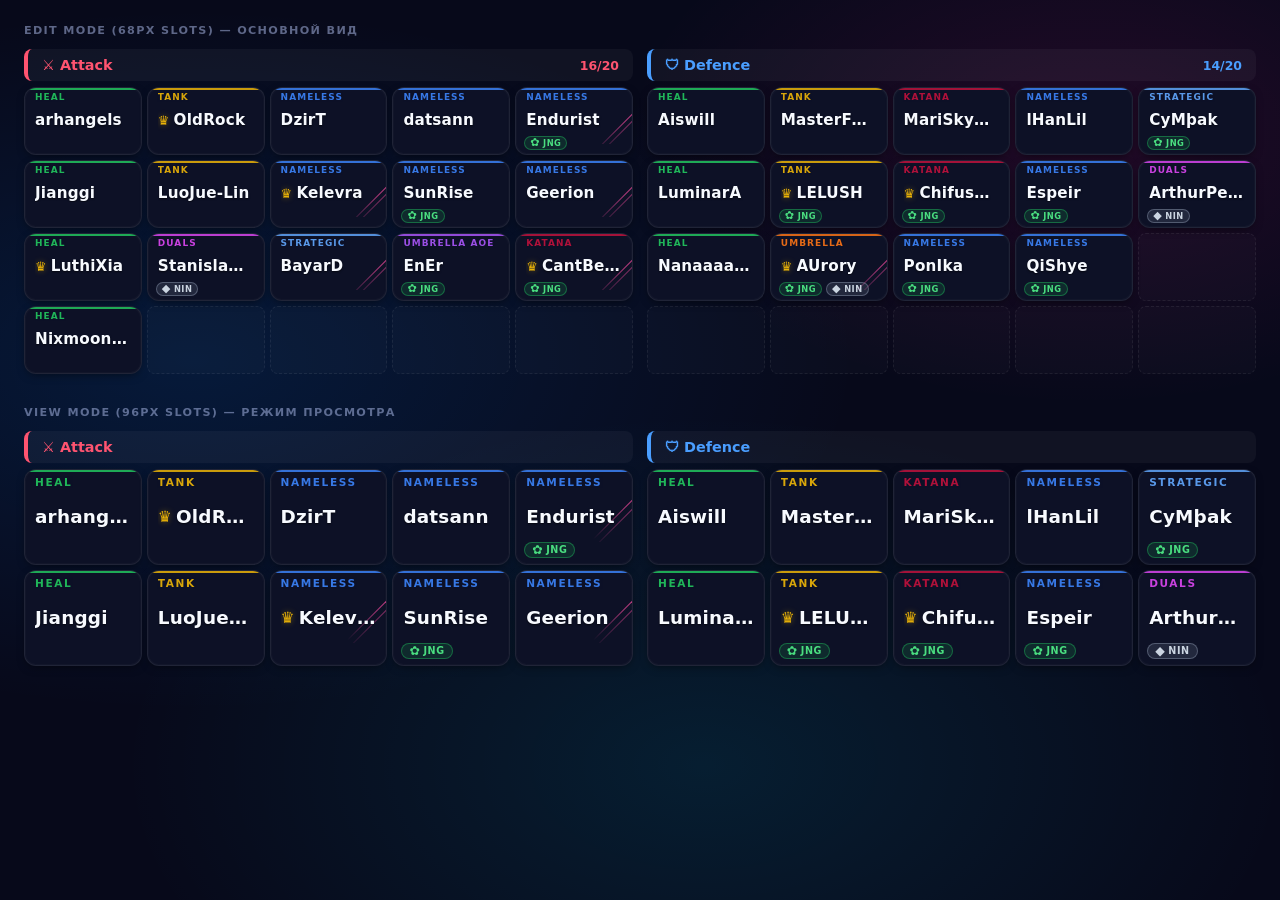
<file: Battle Card Redesign.html>
<!DOCTYPE html>
<html lang="uk">
<head>
  <meta charset="UTF-8">
  <meta name="viewport" content="width=device-width, initial-scale=1.0">
  <title>Battle Card — F4 финальный</title>
  <style>
    /* ─── Aurora base (взято из style.css проекта) ────────────────────── */
    :root {
      --bg: #07091a;
      --surface: rgba(255,255,255,0.04);
      --text: #eef2ff;
      --text-muted: rgba(165,180,225,0.75);
      --accent: #4a9eff;
      --radius-sm: 8px;
    }
    * { box-sizing: border-box; margin: 0; padding: 0; }
    body {
      background: var(--bg);
      color: var(--text);
      font-family: system-ui, -apple-system, "Segoe UI", Roboto, sans-serif;
      min-height: 100dvh;
      padding: 24px;
      background-image:
        radial-gradient(ellipse 80% 60% at 15% 40%, rgba(0,128,255,0.14) 0%, transparent 65%),
        radial-gradient(ellipse 60% 50% at 85% 15%, rgba(255,20,147,0.11) 0%, transparent 60%),
        radial-gradient(ellipse 70% 60% at 55% 85%, rgba(0,217,255,0.10) 0%, transparent 65%);
    }

    /* ─── Battle view scaffolding (упрощённое) ──────────────────────── */
    .bv-columns { display: grid; grid-template-columns: 1fr 1fr; gap: 14px; max-width: 1600px; margin: 0 auto; }
    .bv-col { display: flex; flex-direction: column; gap: 6px; }
    .bv-col-hdr {
      display: flex; align-items: center; gap: 8px;
      padding: 8px 14px;
      background: rgba(255,255,255,0.04);
      border-left: 4px solid;
      border-radius: var(--radius-sm);
      font-weight: 700; font-size: 0.9rem;
    }
    .bv-col-hdr--attack { border-color: #ff5470; color: #ff5470; }
    .bv-col-hdr--defence { border-color: #4a9eff; color: #4a9eff; }
    .bv-count { margin-left: auto; font-size: 0.78rem; }
    .bv-grid {
      display: grid;
      grid-template-columns: repeat(5, 1fr);
      gap: 5px;
    }
    .bv-slot {
      height: 68px;
      border-radius: 8px;
      transition: background 0.12s;
    }
    .bv-slot--empty {
      border: 1.5px dashed rgba(255,255,255,0.07);
      background: rgba(255,255,255,0.02);
    }
    .bv-slot--filled { border: none; }

    /* ────────────────────────────────────────────────────────────────
       ★ Финальный дизайн карточки (F4)
       копировать целиком в style.css, заменяя текущие .bv-card*
       и .bv-stripe*
       ──────────────────────────────────────────────────────────────── */

    .bv-card {
      position: relative;
      width: 100%;
      height: 100%;
      border-radius: 12px;
      background: #0d1126;
      border: 1px solid rgba(255,255,255,0.08);
      overflow: hidden;
      user-select: none;
      transition: transform 0.14s ease, box-shadow 0.18s ease, border-color 0.18s;
      box-shadow:
        0 3px 10px -3px rgba(0,0,0,0.55),
        inset 0 0 0 1px rgba(255,255,255,0.02);
    }
    .bv-card[draggable="true"] { cursor: grab; }
    .bv-card[draggable="true"]:hover {
      transform: translateY(-1px);
      border-color: color-mix(in srgb, var(--bc, var(--accent)) 45%, transparent);
      box-shadow:
        0 6px 18px -4px rgba(0,0,0,0.65),
        0 0 14px -2px color-mix(in srgb, var(--bc, var(--accent)) 35%, transparent);
    }
    .bv-card.bv-dragging { opacity: 0.3; }

    /* Тонкая верхняя черта = build color */
    .bv-card::before {
      content: '';
      position: absolute;
      top: 0; left: 0; right: 0;
      height: 2px;
      background: var(--bc, var(--accent));
      opacity: 0.85;
      z-index: 3;
    }

    /* Build label вверху */
    .bv-card-build {
      position: absolute;
      top: 5px; left: 10px; right: 10px;
      font-size: 0.56rem;
      font-weight: 700;
      letter-spacing: 0.12em;
      text-transform: uppercase;
      color: var(--bc, var(--accent));
      opacity: 0.92;
      white-space: nowrap;
      overflow: hidden;
      text-overflow: ellipsis;
      z-index: 3;
      line-height: 1;
    }

    /* Имя по центру + место для иконки офицера слева */
    .bv-card-name {
      position: absolute;
      top: 18px; bottom: 18px;
      left: 10px; right: 10px;
      display: flex;
      align-items: center;
      gap: 4px;
      font-size: 0.95rem;
      font-weight: 700;
      color: #f7faff;
      line-height: 1.05;
      letter-spacing: 0.2px;
      z-index: 2;
      overflow: hidden;
    }
    .bv-card-name .bv-name-text {
      overflow: hidden;
      text-overflow: ellipsis;
      white-space: nowrap;
      flex: 1;
      text-shadow: 0 1px 2px rgba(0,0,0,0.6);
    }

    /* Корона офицера — маленькая, ненавязчивая */
    .bv-officer-mark {
      font-size: 0.85em;
      color: #eab308;
      text-shadow: 0 0 6px rgba(234,179,8,0.45);
      flex-shrink: 0;
      line-height: 1;
    }

    /* Нижний ряд — компактные чипы Jungle/Ninja */
    .bv-card-tags {
      position: absolute;
      left: 8px; right: 8px;
      bottom: 4px;
      display: flex;
      gap: 4px;
      height: 14px;
      align-items: center;
      z-index: 2;
    }
    .bv-tag {
      display: inline-flex;
      align-items: center;
      gap: 3px;
      padding: 0 5px;
      height: 14px;
      border-radius: 999px;
      font-size: 0.52rem;
      font-weight: 700;
      letter-spacing: 0.06em;
      text-transform: uppercase;
      line-height: 14px;
      white-space: nowrap;
    }
    .bv-tag-glyph { font-size: 0.7rem; line-height: 1; }
    .bv-tag--jungle {
      background: rgba(34,197,94,0.14);
      border: 1px solid rgba(34,197,94,0.42);
      color: #4ade80;
    }
    .bv-tag--ninja {
      background: rgba(148,163,184,0.16);
      border: 1px solid rgba(148,163,184,0.42);
      color: #cbd5e1;
    }

    /* MVP — две тонкие розовые косые в правом верхнем углу */
    .bv-mvp {
      position: absolute;
      top: 0; right: 0;
      width: 56px;
      height: 56px;
      pointer-events: none;
      overflow: hidden;
      z-index: 1;
    }
    .bv-mvp::before,
    .bv-mvp::after {
      content: '';
      position: absolute;
      right: -18px;
      width: 80px;
      height: 1px;
      transform: rotate(-45deg);
      transform-origin: right center;
    }
    .bv-mvp::before {
      top: 8px;
      background: linear-gradient(90deg,
        transparent 0%,
        rgba(236,72,153,0.7) 55%,
        rgba(236,72,153,0.95) 100%);
    }
    .bv-mvp::after {
      top: 15px;
      background: linear-gradient(90deg,
        transparent 0%,
        rgba(236,72,153,0.45) 55%,
        rgba(236,72,153,0.65) 100%);
    }

    /* View mode (бóльшие карточки 96px) */
    .bv-col--view .bv-slot        { height: 96px; }
    .bv-col--view .bv-card-name   { font-size: 1.15rem; top: 22px; bottom: 22px; }
    .bv-col--view .bv-card-build  { font-size: 0.66rem; top: 7px; letter-spacing: 0.15em; }
    .bv-col--view .bv-card-tags   { height: 16px; bottom: 6px; }
    .bv-col--view .bv-tag         { height: 16px; line-height: 16px; padding: 0 7px; font-size: 0.6rem; }
    .bv-col--view .bv-tag-glyph   { font-size: 0.78rem; }
    .bv-col--view .bv-mvp         { width: 72px; height: 72px; }
    .bv-col--view .bv-mvp::before { top: 12px; }
    .bv-col--view .bv-mvp::after  { top: 21px; }

    /* Section labels */
    .label {
      font-size: 0.7rem;
      color: rgba(165,180,225,0.55);
      text-transform: uppercase;
      letter-spacing: 0.12em;
      font-weight: 700;
      margin: 32px 0 12px;
    }
    .label:first-of-type { margin-top: 0; }
  </style>
</head>
<body>
  <div class="label">Edit mode (68px slots) — основной вид</div>

  <div class="bv-columns">
    <div class="bv-col">
      <div class="bv-col-hdr bv-col-hdr--attack">
        ⚔ Attack
        <span class="bv-count">16/20</span>
      </div>
      <div class="bv-grid" id="attack-grid"></div>
    </div>
    <div class="bv-col">
      <div class="bv-col-hdr bv-col-hdr--defence">
        🛡 Defence
        <span class="bv-count">14/20</span>
      </div>
      <div class="bv-grid" id="defence-grid"></div>
    </div>
  </div>

  <div class="label">View mode (96px slots) — режим просмотра</div>

  <div class="bv-columns">
    <div class="bv-col bv-col--view">
      <div class="bv-col-hdr bv-col-hdr--attack">⚔ Attack</div>
      <div class="bv-grid" id="attack-view"></div>
    </div>
    <div class="bv-col bv-col--view">
      <div class="bv-col-hdr bv-col-hdr--defence">🛡 Defence</div>
      <div class="bv-grid" id="defence-view"></div>
    </div>
  </div>

  <script>
    // Из data.js проекта (упрощено для превью)
    const BUILDS = {
      heal:            { label: 'Heal',          color: '#22c55e' },
      umbrella_dd:     { label: 'Umbrella',      color: '#f97316' },
      umbrella_dd_aoe: { label: 'Umbrella AOE',  color: '#a855f7' },
      nameless:        { label: 'Nameless',      color: '#3b82f6' },
      strategic:       { label: 'Strategic',     color: '#60a5fa' },
      duals:           { label: 'Duals',         color: '#d946ef' },
      tank:            { label: 'Tank',          color: '#eab308' },
      katana:          { label: 'Katana',        color: '#be123c' },
    };

    // Тот же набор игроков что использовался в design canvas + реальные из data.js.
    // gearLevel: 'high' = MVP (существующая конвенция кодовой базы).
    const ATTACK = [
      { name: 'arhangels',     build: 'heal',            roles: [],                                 gearLevel: 'mid'  },
      { name: 'OldRock',       build: 'tank',            roles: ['Officer'],                        gearLevel: 'mid'  },
      { name: 'DzirT',         build: 'nameless',        roles: [],                                 gearLevel: 'mid'  },
      { name: 'datsann',       build: 'nameless',        roles: [],                                 gearLevel: 'mid'  },
      { name: 'Endurist',      build: 'nameless',        roles: ['Jungle'],                         gearLevel: 'high' },
      { name: 'Jianggi',       build: 'heal',            roles: [],                                 gearLevel: 'mid'  },
      { name: 'LuoJue-Lin',    build: 'tank',            roles: [],                                 gearLevel: 'mid'  },
      { name: 'Kelevra',       build: 'nameless',        roles: ['Officer'],                        gearLevel: 'high' },
      { name: 'SunRise',       build: 'nameless',        roles: ['Jungle'],                         gearLevel: 'mid'  },
      { name: 'Geerion',       build: 'nameless',        roles: [],                                 gearLevel: 'high' },
      { name: 'LuthiXia',      build: 'heal',            roles: ['Officer'],                        gearLevel: 'mid'  },
      { name: 'StanislavZal',  build: 'duals',           roles: ['Ninja'],                          gearLevel: 'mid'  },
      { name: 'BayarD',        build: 'strategic',       roles: [],                                 gearLevel: 'high' },
      { name: 'EnEr',          build: 'umbrella_dd_aoe', roles: ['Jungle'],                         gearLevel: 'mid'  },
      { name: 'CantBeTouched', build: 'katana',          roles: ['Officer','Jungle'],               gearLevel: 'high' },
      { name: 'Nixmoonky',     build: 'heal',            roles: [],                                 gearLevel: 'mid'  },
    ];
    const DEFENCE = [
      { name: 'Aiswill',       build: 'heal',            roles: [],                                 gearLevel: 'mid'  },
      { name: 'MasterFoobar',  build: 'tank',            roles: [],                                 gearLevel: 'mid'  },
      { name: 'MariSkywalker', build: 'katana',          roles: [],                                 gearLevel: 'mid'  },
      { name: 'lHanLil',       build: 'nameless',        roles: [],                                 gearLevel: 'mid'  },
      { name: 'CyMþak',        build: 'strategic',       roles: ['Jungle'],                         gearLevel: 'mid'  },
      { name: 'LuminarA',      build: 'heal',            roles: [],                                 gearLevel: 'mid'  },
      { name: 'LELUSH',        build: 'tank',            roles: ['Officer','Jungle'],               gearLevel: 'mid'  },
      { name: 'Chifusama',     build: 'katana',          roles: ['Officer','Jungle'],               gearLevel: 'mid'  },
      { name: 'Espeir',        build: 'nameless',        roles: ['Jungle'],                         gearLevel: 'mid'  },
      { name: 'ArthurPencilgun', build: 'duals',         roles: ['Ninja'],                          gearLevel: 'mid'  },
      { name: 'Nanaaaaami',    build: 'heal',            roles: [],                                 gearLevel: 'mid'  },
      { name: 'AUrory',        build: 'umbrella_dd',     roles: ['Officer','Jungle','Ninja'],       gearLevel: 'high' },
      { name: 'PonIka',        build: 'nameless',        roles: ['Jungle'],                         gearLevel: 'mid'  },
      { name: 'QiShye',        build: 'nameless',        roles: ['Jungle'],                         gearLevel: 'mid'  },
    ];

    // ★ Финальная функция рендера — копировать в app.js, заменяя bvCard()
    function bvCard(p, opts) {
      opts = opts || {};
      const draggable = opts.draggable !== false;
      const b = BUILDS[p.build];
      const buildColor = b ? b.color : 'rgba(80,86,110,1)';
      const buildLabel = b ? b.label : '';
      const isOfficer = (p.roles || []).includes('Officer');
      const isJungle  = (p.roles || []).includes('Jungle');
      const isNinja   = (p.roles || []).includes('Ninja');
      const isMvp     = p.gearLevel === 'high';

      const officer = isOfficer
        ? `<span class="bv-officer-mark" title="Officer">♛</span>`
        : '';

      const tagBits = [];
      if (isJungle) {
        tagBits.push(`<span class="bv-tag bv-tag--jungle" title="Jungle">`
          + `<span class="bv-tag-glyph">✿</span>JNG</span>`);
      }
      if (isNinja) {
        tagBits.push(`<span class="bv-tag bv-tag--ninja" title="Ninja">`
          + `<span class="bv-tag-glyph">◆</span>NIN</span>`);
      }
      const tags = tagBits.length
        ? `<div class="bv-card-tags">${tagBits.join('')}</div>`
        : '';
      const mvp = isMvp ? `<div class="bv-mvp" aria-hidden="true"></div>` : '';

      return `<div class="bv-card" data-player="${p.name}"`
        + (draggable ? ' draggable="true"' : '')
        + ` style="--bc:${buildColor}">`
        + `<div class="bv-card-build">${buildLabel}</div>`
        + `<div class="bv-card-name">${officer}`
        +   `<span class="bv-name-text">${p.name}</span>`
        + `</div>`
        + tags
        + mvp
        + `</div>`;
    }

    function renderGrid(id, players, slots) {
      const grid = document.getElementById(id);
      const html = [];
      for (let i = 0; i < slots; i++) {
        if (players[i]) {
          html.push(`<div class="bv-slot bv-slot--filled">${bvCard(players[i])}</div>`);
        } else {
          html.push(`<div class="bv-slot bv-slot--empty"></div>`);
        }
      }
      grid.innerHTML = html.join('');
    }

    renderGrid('attack-grid',  ATTACK,  20);
    renderGrid('defence-grid', DEFENCE, 20);
    renderGrid('attack-view',  ATTACK.slice(0, 10),  10);
    renderGrid('defence-view', DEFENCE.slice(0, 10), 10);
  </script>
</body>
</html>
</file>
